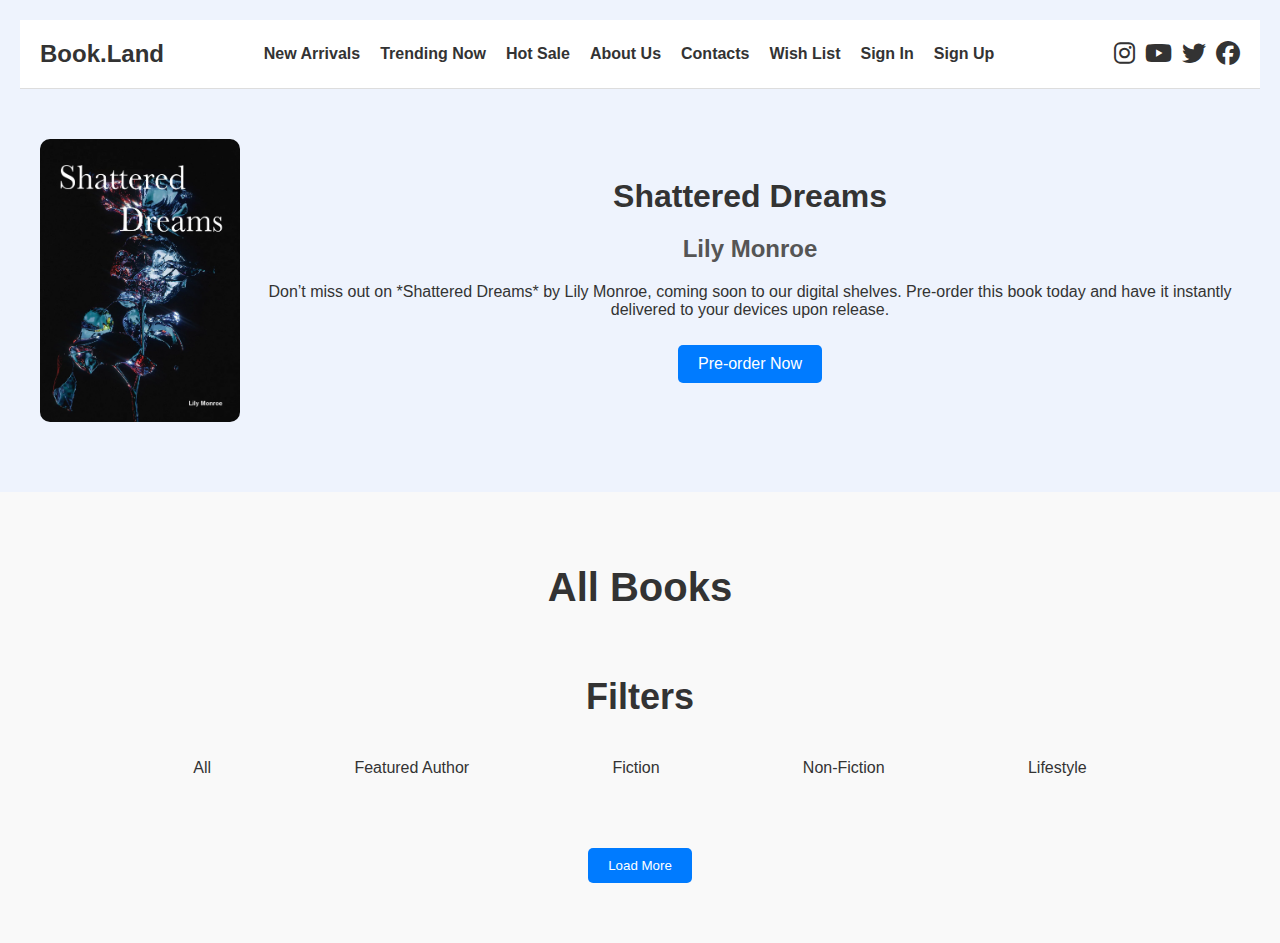
<file: docs/index.html>
<!DOCTYPE html>
<html lang="en">
  <head>
    <meta charset="UTF-8" />
    <meta name="viewport" content="width=device-width, initial-scale=1.0" />
    <title>Book.Land</title>
    <link rel="stylesheet" href="./style.css" />
    <link rel="shortcut icon" href="./img/title-logo.png" type="image/x-icon" />
    <link
      href="https://cdnjs.cloudflare.com/ajax/libs/font-awesome/6.5.0/css/all.min.css"
      rel="stylesheet"
    />
  </head>
  <body>
    <header class="header">
      <div class="header__main container">
        <div class="header__logo">
          <a href="index.html" class="header__brand">Book.Land</a>
        </div>
        <nav class="header__nav">
          <ul class="header__menu">
            <li class="header__menu-item">
              <a href="#new-arrivals" class="header__menu-link">New Arrivals</a>
            </li>
            <li class="header__menu-item">
              <a href="#trending" class="header__menu-link">Trending Now</a>
            </li>
            <li class="header__menu-item">
              <a href="#hot-sale" class="header__menu-link">Hot Sale</a>
            </li>
            <li class="header__menu-item">
              <a href="#about-us" class="header__menu-link">About Us</a>
            </li>
            <li class="header__menu-item">
              <a href="#contacts" class="header__menu-link">Contacts</a>
            </li>
            <li class="header__menu-item">
              <a href="wishlist.html" class="header__menu-link wishlist"
                >Wish List</a
              >
            </li>
            <li class="header__menu-item">
              <a
                href="javascript:void(0)"
                onclick="openModal('signin-modal')"
                class="header__menu-link login"
                >Sign In</a
              >
            </li>
            <li class="header__menu-item">
              <a
                href="javascript:void(0)"
                onclick="openModal('signup-modal')"
                class="header__menu-link signup"
                >Sign Up</a
              >
            </li>
          </ul>
        </nav>
        <div class="header__socials">
          <a href="#" class="header__social-link"
            ><i class="fa-brands fa-instagram"></i
          ></a>
          <a href="#" class="header__social-link"
            ><i class="fa-brands fa-youtube"></i
          ></a>
          <a href="#" class="header__social-link"
            ><i class="fa-brands fa-twitter"></i
          ></a>
          <a href="#" class="header__social-link"
            ><i class="fa-brands fa-facebook"></i
          ></a>
        </div>
      </div>
      <div class="hero container">
        <img
          src="./img/shattered-dreams-preview.webp"
          alt="Shattered Dreams"
          class="hero-image"
        />
        <div class="hero-content">
          <h1>Shattered Dreams</h1>
          <h2>Lily Monroe</h2>
          <p>
            Don’t miss out on *Shattered Dreams* by Lily Monroe, coming soon to
            our digital shelves. Pre-order this book today and have it instantly
            delivered to your devices upon release.
          </p>
          <div class="countdown"></div>
          <a href="#" class="preorder-button">Pre-order Now</a>
        </div>
      </div>
    </header>

    <main>
      <section class="books container">
        <h2>All Books</h2>
        <div class="filters">
          <h3>Filters</h3>
          <ul class="filter-list">
            <li class="filter-list-item">All</li>
            <li class="filter-list-item">Featured Author</li>
            <li class="filter-list-item">Fiction</li>
            <li class="filter-list-item">Non-Fiction</li>
            <li class="filter-list-item">Lifestyle</li>
          </ul>
        </div>
        <div class="book-grid"></div>
        <button onclick="loadData()" class="load-more">Load More</button>
      </section>
    </main>

    <!-- Sign In Modal -->
    <div id="signin-modal" class="modal">
      <div class="modal-content">
        <span class="close-btn" onclick="closeModal('signin-modal')"
          >&times;</span
        >
        <h2>Sign In</h2>
        <form id="signin-form">
          <label for="signin-identifier">Username or Email:</label>
          <input
            type="text"
            id="signin-identifier"
            name="identifier"
            placeholder="Enter your username or email"
            required
          />
          <label for="signin-password">Password:</label>
          <input
            type="password"
            id="signin-password"
            name="password"
            placeholder="Enter your password"
            required
          />
          <button type="submit">Sign In</button>
        </form>
      </div>
    </div>

    <!-- Sign Up Modal -->
    <div id="signup-modal" class="modal">
      <div class="modal-content">
        <span class="close-btn" onclick="closeModal('signup-modal')"
          >&times;</span
        >
        <h2>Sign Up</h2>
        <form id="signup-form">
          <label for="signup-username">Username:</label>
          <input
            type="text"
            id="signup-username"
            name="username"
            placeholder="Create a username"
            required
          />
          <label for="signup-email">Email:</label>
          <input
            type="email"
            id="signup-email"
            name="email"
            placeholder="Enter your email"
            required
          />
          <label for="signup-name">Name:</label>
          <input
            type="text"
            id="signup-name"
            name="name"
            placeholder="Enter your name"
            required
          />
          <label for="signup-password">Password:</label>
          <input
            type="password"
            id="signup-password"
            name="password"
            placeholder="Create a password"
            required
          />
          <button type="submit">Sign Up</button>
        </form>
      </div>
    </div>
    <script src="script.js"></script>
  </body>
</html>
</file>
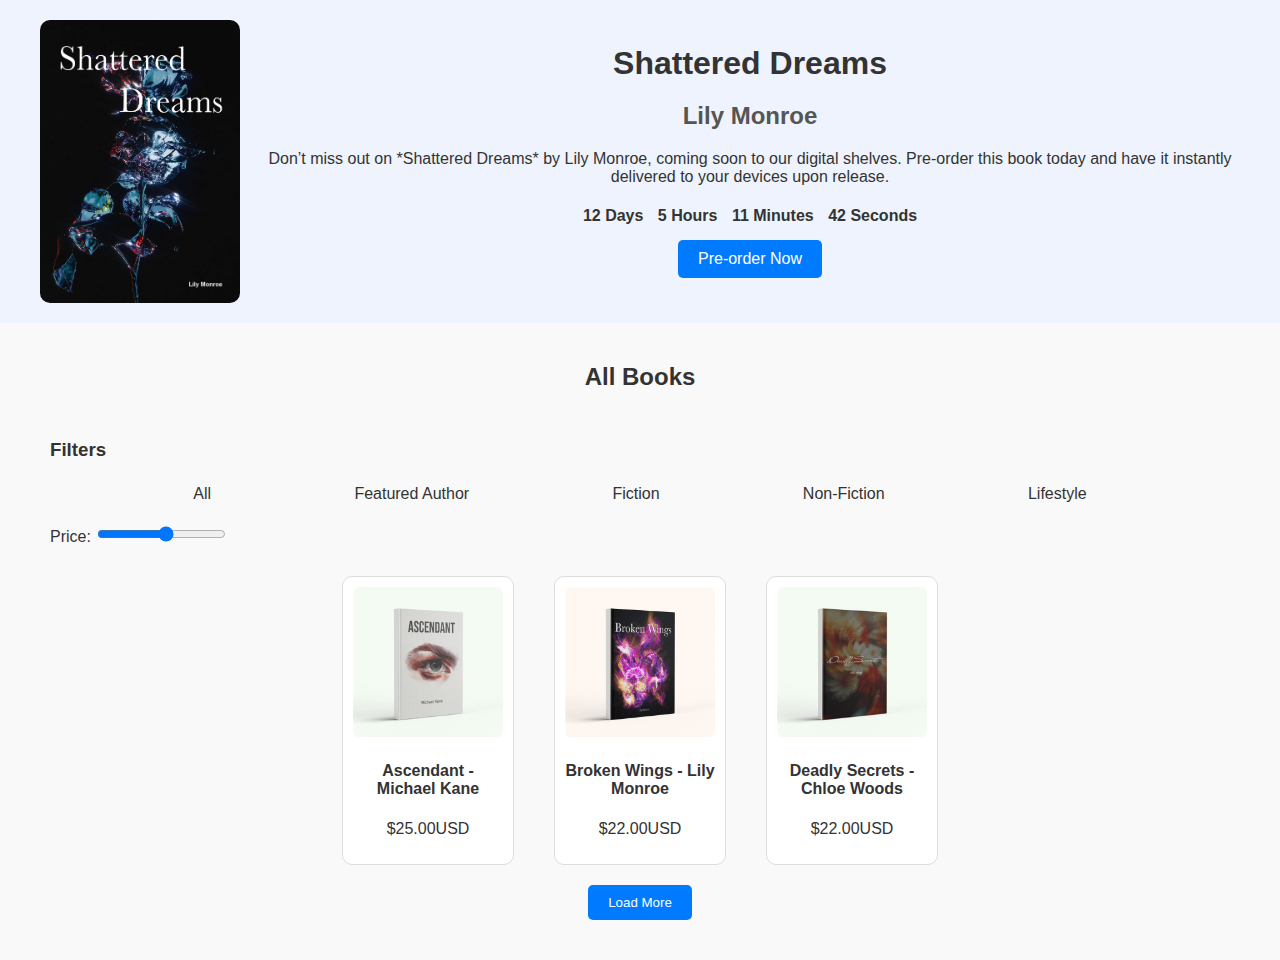
<file: public/index.html>
<!DOCTYPE html>
<html lang="en">
  <head>
    <meta charset="UTF-8" />
    <meta name="viewport" content="width=device-width, initial-scale=1.0" />
    <title>Bookstore</title>
    <link rel="stylesheet" href="./style.css" />
  </head>
  <body>
    <header class="header">
      <div class="hero container">
        <img src="./img/shattered-dreams-preview.webp" alt="Shattered Dreams" class="hero-image" />
        <div class="hero-content">
          <h1>Shattered Dreams</h1>
          <h2>Lily Monroe</h2>
          <p>
            Don’t miss out on *Shattered Dreams* by Lily Monroe, coming soon to
            our digital shelves. Pre-order this book today and have it instantly
            delivered to your devices upon release.
          </p>
          <div class="countdown">
            <span>12 Days</span>
            <span>5 Hours</span>
            <span>11 Minutes</span>
            <span>42 Seconds</span>
          </div>
          <a href="#" class="preorder-button">Pre-order Now</a>
        </div>
      </div>
    </header>

    <main>
      <section class="books container">
        <h2>All Books</h2>
        <div class="filters">
          <h3>Filters</h3>
          <ul class="filter-list">
            <li>All</li>
            <li>Featured Author</li>
            <li>Fiction</li>
            <li>Non-Fiction</li>
            <li>Lifestyle</li>
          </ul>
          <label class="price-range">
            Price:
            <input type="range" min="10" max="25" />
          </label>
        </div>
        <div class="book-grid">
          
        </div>
        <button onclick="loadData()" class="load-more">Load More</button>
      </section>
    </main>
    <script src="script.js"></script>
  </body>
</html>
</file>
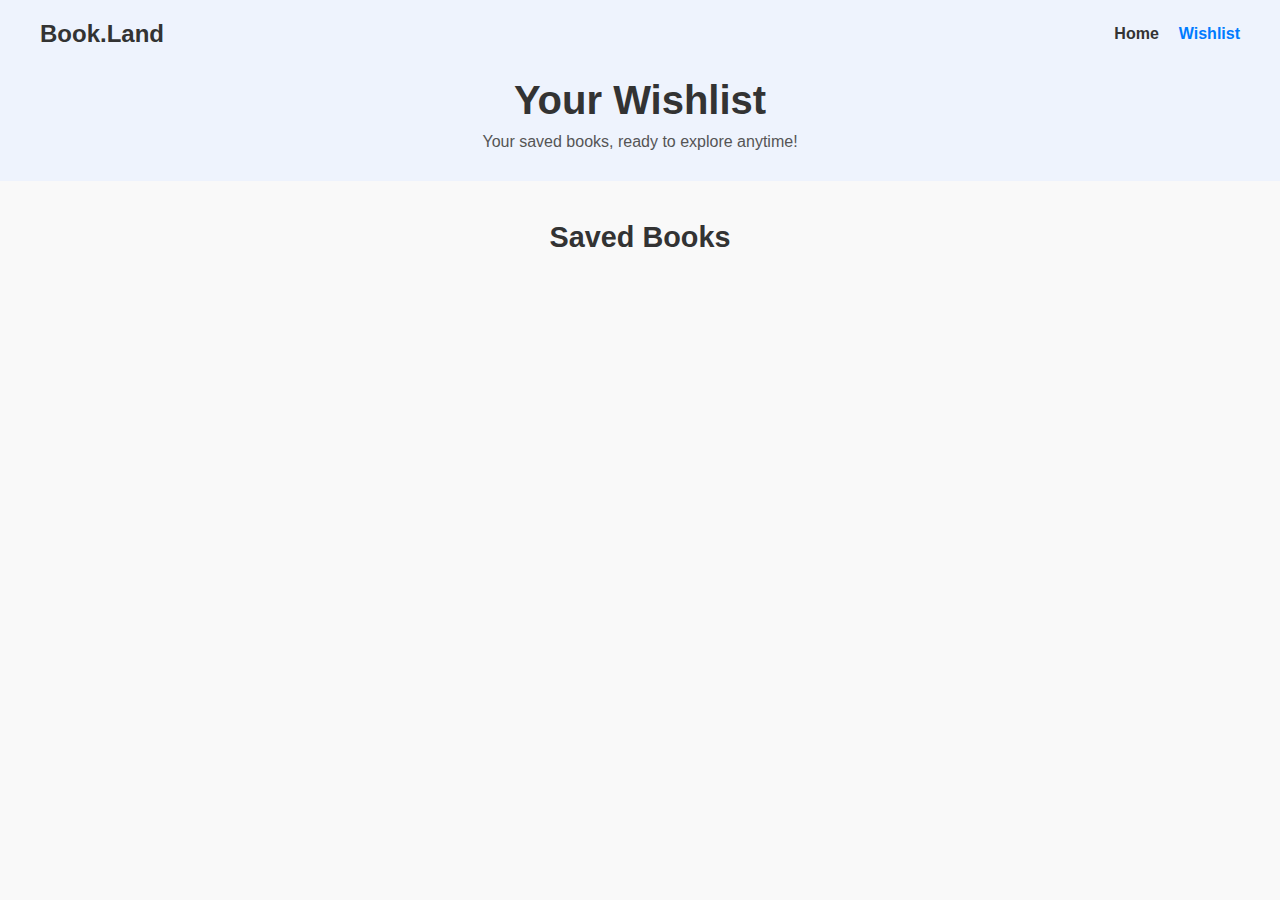
<file: docs/wishlist.html>
<!DOCTYPE html>
<html lang="en">
  <head>
    <meta charset="UTF-8" />
    <meta name="viewport" content="width=device-width, initial-scale=1.0" />
    <title>Book.Land - Wishlist</title>
    <link rel="stylesheet" href="./wishlist.css" />
    <link rel="shortcut icon" href="./img/title-logo.png" type="image/x-icon" />
    <link
      href="https://cdnjs.cloudflare.com/ajax/libs/font-awesome/6.5.0/css/all.min.css"
      rel="stylesheet"
    />
  </head>
  <body>
    <header class="wishlist-header">
      <div class="wishlist-header__main container">
        <div class="wishlist-header__logo">
          <a href="index.html" class="wishlist-header__brand">Book.Land</a>
        </div>
        <nav class="wishlist-header__nav">
          <ul class="wishlist-header__menu">
            <li class="wishlist-header__menu-item">
              <a href="index.html" class="wishlist-header__menu-link">Home</a>
            </li>
            <li class="wishlist-header__menu-item">
              <a href="#wishlist" class="wishlist-header__menu-link active">Wishlist</a>
            </li>
          </ul>
        </nav>
      </div>
      <div class="wishlist-hero container">
        <h1 class="wishlist-hero__title">Your Wishlist</h1>
        <p class="wishlist-hero__subtitle">Your saved books, ready to explore anytime!</p>
      </div>
    </header>

    <main class="wishlist-main container">
      <section class="wishlist-books">
        <h2 class="wishlist-books__heading">Saved Books</h2>
        <div class="wishlist-books__grid">
          
        </div>
      </section>
    </main>
    <script src="wishlist.js"></script>
  </body>
</html>
</file>
<file: docs/style.css>
.container {
  width: 1200px;
  margin: auto;
}
body {
  font-family: Arial, sans-serif;
  margin: 0;
  padding: 0;
  background-color: #f9f9f9;
  color: #333;
}

.header {
  background-color: #eef3fd;
  padding: 20px;
  text-align: center;
}

.header__help-text a,
.header__discount-link {
  color: #007bff;
  text-decoration: none;
}

.header__help-text a:hover,
.header__discount-link:hover {
  text-decoration: underline;
}

.header__main {
  display: flex;
  justify-content: space-between;
  align-items: center;
  padding: 20px;
  background-color: #ffffff;
  border-bottom: 1px solid #ddd;
}

.header__brand{
  font-size: 24px;
  font-weight: bold;
  color: #333;
  text-decoration: none;
}

.header__nav .header__menu {
  display: flex;
  list-style: none;
  margin: 0;
  padding: 0;
}

.header__menu-item {
  margin-right: 20px;
}

.header__menu-link:hover {
  color: #007bff;
}

.header__socials {
  display: flex;
  gap: 10px;
}

.header__social-link {
  text-decoration: none;
  color: #333;
  font-size: 24px;
}

.header__social-link:hover {
  color: #007bff;
}

.header__menu-link {
  position: relative; /* Обов'язково для псевдоелементів */
  text-decoration: none;
  color: #333;
  font-weight: bold;
}

.header__menu-link::after {
  content: ''; /* Псевдоелемент, який буде лінією */
  position: absolute;
  bottom: -2px; /* Відступ від тексту */
  left: 0;
  width: 0; /* Початково лінія невидима */
  height: 2px;
  background-color: #007bff;
  transition: width 0.3s ease; /* Анімація ширини */
}

.header__menu-link:hover::after {
  width: 100%; /* На ховер лінія заповнює весь текст */
}


.hero {
  display: flex;
  justify-content: center;
  align-items: center;
  gap: 20px;
  margin-top: 50px;
  margin-bottom: 50px;
}

.hero-image {
  max-width: 200px;
  border-radius: 10px;
}

.hero-content h1 {
  font-size: 2em;
  margin: 0;
}

.hero-content h2 {
  color: #555;
}

.countdown span {
  display: inline-block;
  margin: 5px;
  font-weight: bold;
}

.preorder-button {
  display: inline-block;
  background-color: #007bff;
  color: #fff;
  padding: 10px 20px;
  border-radius: 5px;
  text-decoration: none;
  margin-top: 10px;
}

.books {
  padding: 40px;
}

.books h2 {
  text-align: center;
  margin-bottom: 20px;
  font-size: 40px;
}

.filters {
  margin-bottom: 20px;
  padding: 10px;
}

.filters h3{
  text-align: center;
  font-size: 36px;
}

.filters ul {
  list-style: none;
  padding: 0;
}

.filters ul li {
  margin: 5px 0;
  cursor: pointer;
}

.book-grid{
  display: flex;
  flex-wrap: wrap;
  gap: 40px;
  justify-content: center;
}

.book {
  background: #fff;
  border: 1px solid #ddd;
  border-radius: 10px;
  padding: 10px;
  text-align: center;
  width: 240px;
  display: inline-block;
  margin: 10px;
  cursor: pointer;
  box-shadow: 10px 5px 5px #a1a1a1;
}

.book:hover{
  transform: scale(1.1);
  transition: transform ease-in-out 0.5s;
}

.book img {
  max-width: 100%;
  border-radius: 5px;
}

.load-more {
  display: block;
  margin: 20px auto;
  padding: 10px 20px;
  background-color: #007bff;
  color: #fff;
  border: none;
  border-radius: 5px;
  cursor: pointer;
}

.filter-list {
  display: flex;
  justify-content: space-evenly;
}
.price-range input{
  cursor: pointer;
}

.book-btn{
  background-color: #007bff;
  color: #fff;
  border: none;
  padding: 5px 10px;
  border-radius: 5px;
  cursor: pointer;
  font-size: 14px;
  margin-top: 10px;
}

/* Modal Background */
.modal {
  display: none; /* Hidden by default */
  position: fixed;
  z-index: 1000;
  left: 0;
  top: 0;
  width: 100%;
  height: 100%;
  background-color: rgba(0, 0, 0, 0.5); /* Semi-transparent black */
  justify-content: center;
  align-items: center;
}

/* Modal Content */
.modal-content {
  background-color: #fff;
  border-radius: 8px;
  width: 90%;
  max-width: 400px;
  padding: 20px;
  position: relative;
  text-align: center;
  box-shadow: 0 4px 6px rgba(0, 0, 0, 0.1);
}

/* Close Button */
.close-btn {
  position: absolute;
  top: 10px;
  right: 15px;
  font-size: 24px;
  font-weight: bold;
  cursor: pointer;
  color: #333;
}

.close-btn:hover {
  color: #007bff;
}

/* Form Styles */
form {
  display: flex;
  flex-direction: column;
}

form label {
  font-weight: bold;
  margin: 10px 0 5px;
  text-align: left;
}

form input {
  padding: 10px;
  margin-bottom: 15px;
  border: 1px solid #ddd;
  border-radius: 5px;
}

form button {
  background-color: #007bff;
  color: white;
  border: none;
  padding: 10px;
  border-radius: 5px;
  cursor: pointer;
}

form button:hover {
  background-color: #0056b3;
}
</file>
<file: public/style.css>
.container {
  width: 1200px;
  margin: auto;
}
body {
  font-family: Arial, sans-serif;
  margin: 0;
  padding: 0;
  background-color: #f9f9f9;
  color: #333;
}

.header {
  background-color: #eef3fd;
  padding: 20px;
  text-align: center;
}

.hero {
  display: flex;
  justify-content: center;
  align-items: center;
  gap: 20px;
}

.hero-image {
  max-width: 200px;
  border-radius: 10px;
}

.hero-content h1 {
  font-size: 2em;
  margin: 0;
}

.hero-content h2 {
  color: #555;
}

.countdown span {
  display: inline-block;
  margin: 5px;
  font-weight: bold;
}

.preorder-button {
  display: inline-block;
  background-color: #007bff;
  color: #fff;
  padding: 10px 20px;
  border-radius: 5px;
  text-decoration: none;
  margin-top: 10px;
}

.books {
  padding: 20px;
}

.books h2 {
  text-align: center;
  margin-bottom: 20px;
}

.filters {
  margin-bottom: 20px;
  padding: 10px;
}

.filters ul {
  list-style: none;
  padding: 0;
}

.filters ul li {
  margin: 5px 0;
}

.book-grid > div {
  display: flex;
  flex-wrap: wrap;
  gap: 40px;
  justify-content: center;
}

.book {
  background: #fff;
  border: 1px solid #ddd;
  border-radius: 10px;
  padding: 10px;
  text-align: center;
  width: 150px;
  display: inline-block;
}

.book img {
  max-width: 100%;
  border-radius: 5px;
}

.load-more {
  display: block;
  margin: 20px auto;
  padding: 10px 20px;
  background-color: #007bff;
  color: #fff;
  border: none;
  border-radius: 5px;
  cursor: pointer;
}

.filter-list {
  display: flex;
  justify-content: space-evenly;
}
/* .book-grid .book:nth-child(n+4){
    display: none;
} */
</file>
<file: docs/wishlist.css>
/* General Styling */
body {
  font-family: Arial, sans-serif;
  margin: 0;
  padding: 0;
  background-color: #f9f9f9;
  color: #333;
}

.container {
  width: 1200px;
  margin: auto;
}

/* Header Styling */
.wishlist-header {
  background-color: #eef3fd;
  padding: 20px 0;
}

.wishlist-header__main {
  display: flex;
  justify-content: space-between;
  align-items: center;
}

.wishlist-header__brand {
  font-size: 24px;
  font-weight: bold;
  text-decoration: none;
  color: #333;
}

.wishlist-header__menu {
  display: flex;
  list-style: none;
  margin: 0;
  padding: 0;
}

.wishlist-header__menu-item {
  margin-left: 20px;
}

.wishlist-header__menu-link {
  text-decoration: none;
  color: #333;
  font-weight: bold;
}

.wishlist-header__menu-link.active {
  color: #007bff;
}

/* Hero Section */
.wishlist-hero {
  text-align: center;
  margin-top: 30px;
}

.wishlist-hero__title {
  font-size: 2.5em;
  margin: 0;
}

.wishlist-hero__subtitle {
  color: #555;
  margin: 10px 0;
}

/* Wishlist Books Section */
.wishlist-books {
  margin-top: 40px;
}

.wishlist-books__heading {
  text-align: center;
  font-size: 1.8em;
  margin-bottom: 20px;
}

.wishlist-books__grid {
  display: flex;
  flex-wrap: wrap;
  gap: 20px;
  justify-content: center;
}

.wishlist-book {
  background: #fff;
  border: 1px solid #ddd;
  border-radius: 10px;
  text-align: center;
  padding: 15px;
  width: 250px;
  box-shadow: 0 4px 6px rgba(0, 0, 0, 0.1);
}

.wishlist-book__image {
  width: 100%;
  border-radius: 5px;
}

.wishlist-book__title {
  font-size: 1.2em;
  margin: 10px 0 5px;
}

.wishlist-book__author {
  color: #777;
  margin-bottom: 10px;
}

.wishlist-book {
  display: flex;
  align-items: center;
  justify-content: space-between;
  border: 1px solid #ddd;
  padding: 10px;
  margin-bottom: 10px;
  background: #fff;
  cursor: pointer;
}

.wishlist-book:hover {
  transform: scale(1.1);
  transition: transform ease-in-out 0.5s;
}

.wishlist-book img {
  width: 80px;
  height: auto;
}

.wishlist-book h4 {
  flex: 1;
  margin: 0 10px;
}

.remove-btn {
  background-color: #e74c3c;
  color: #fff;
  border: none;
  padding: 5px 10px;
  cursor: pointer;
  border-radius: 5px;
}
</file>
